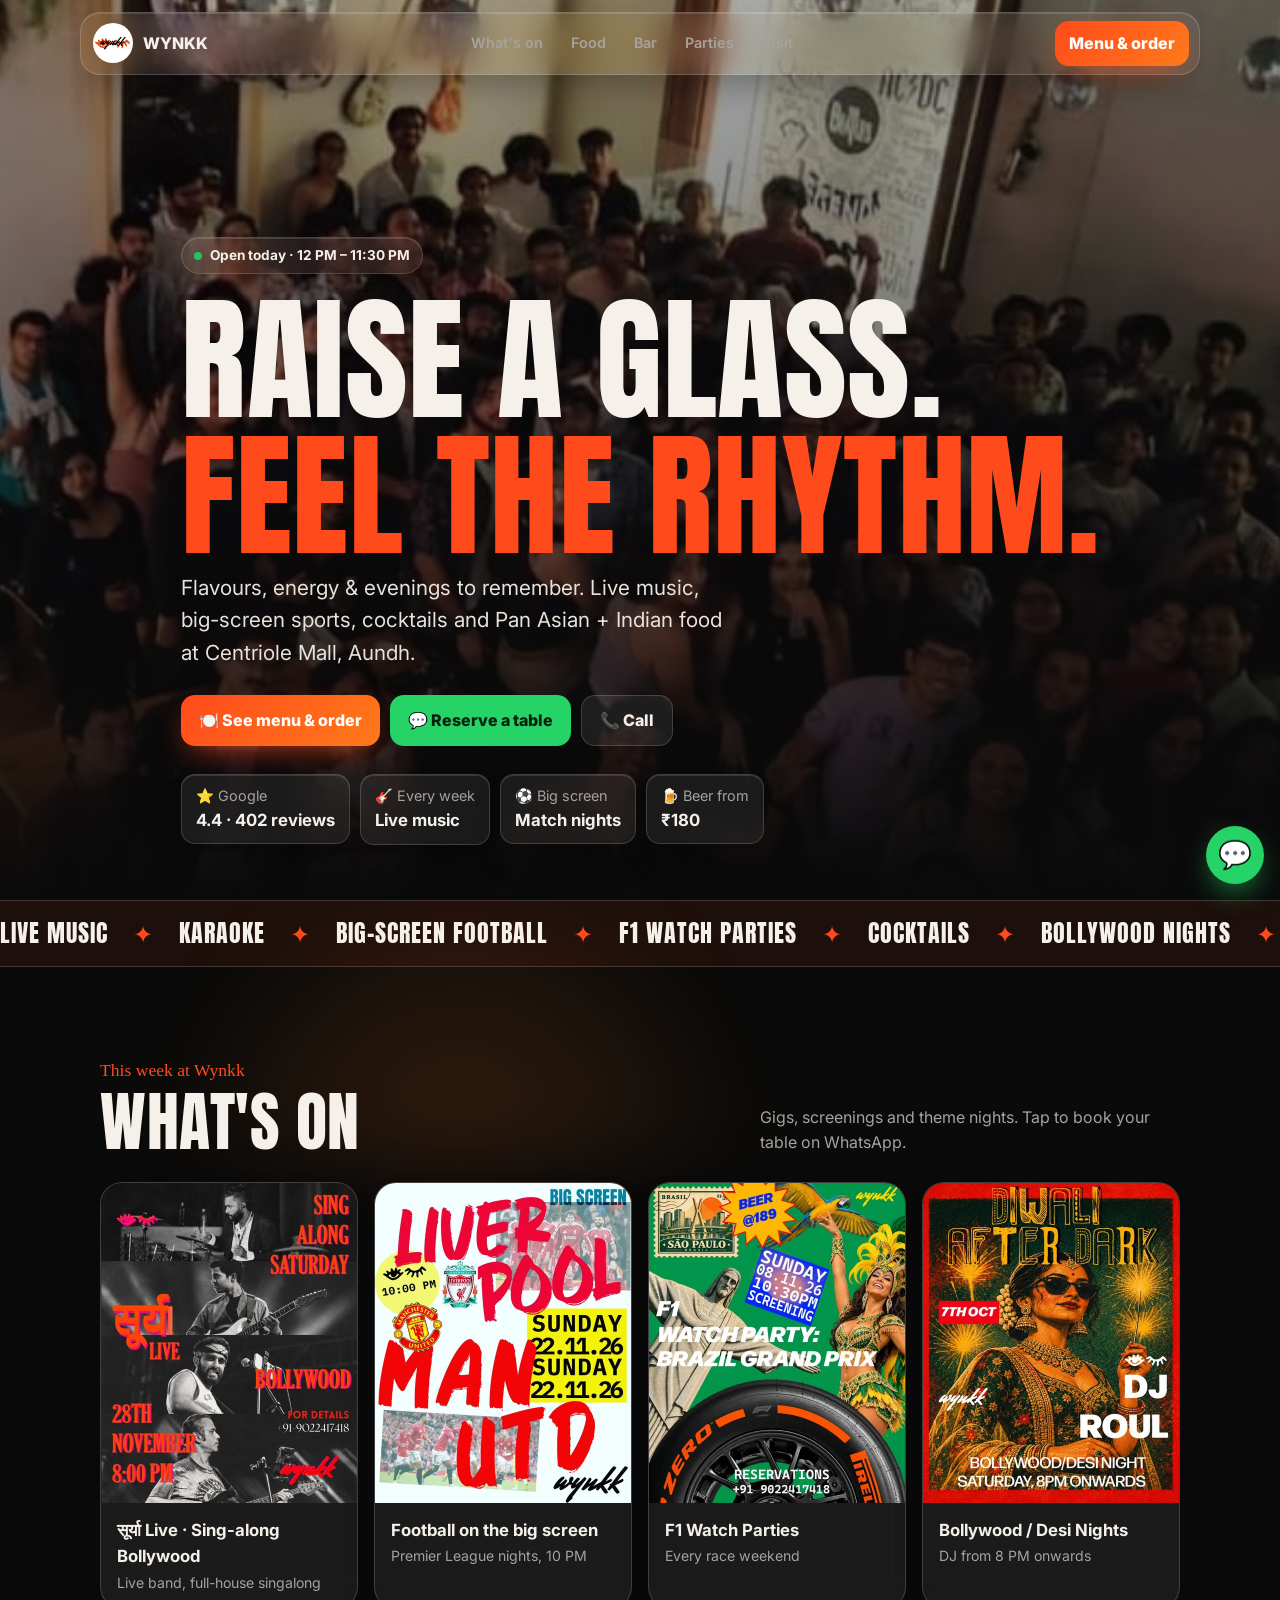
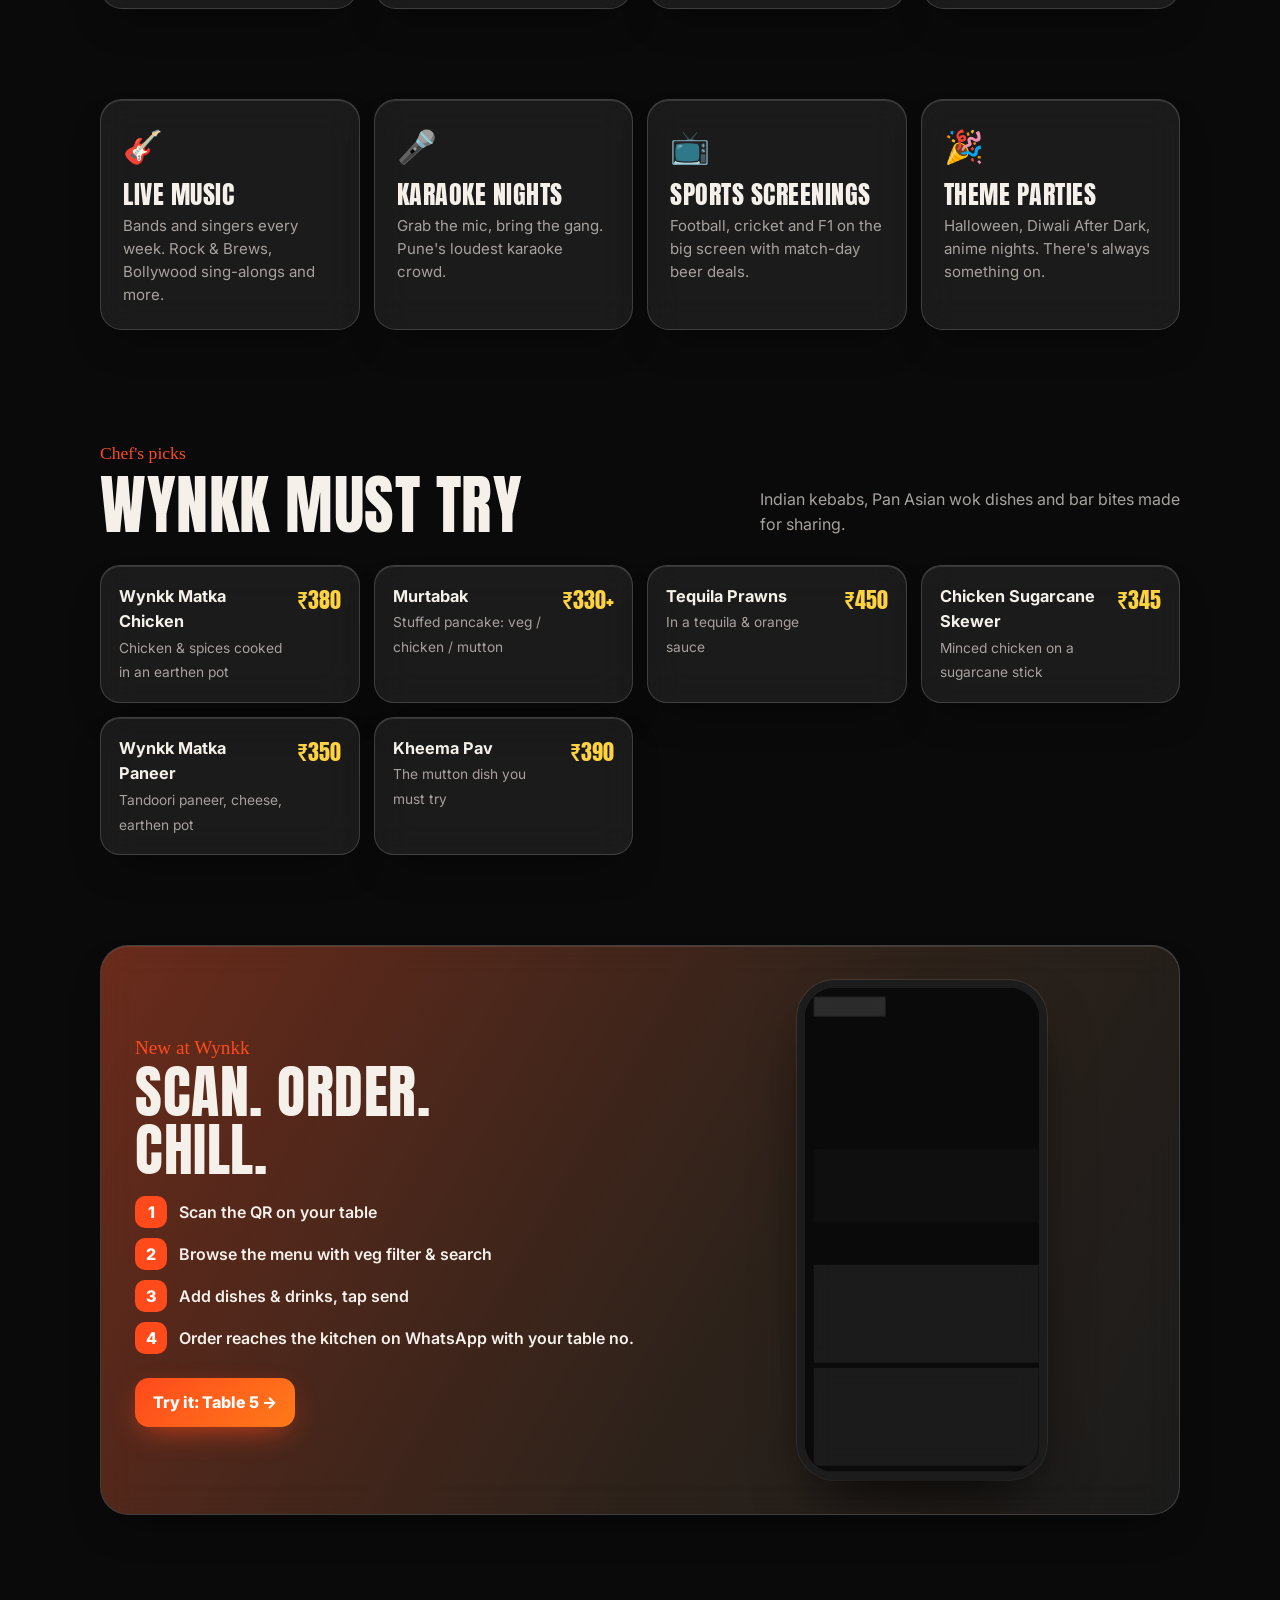
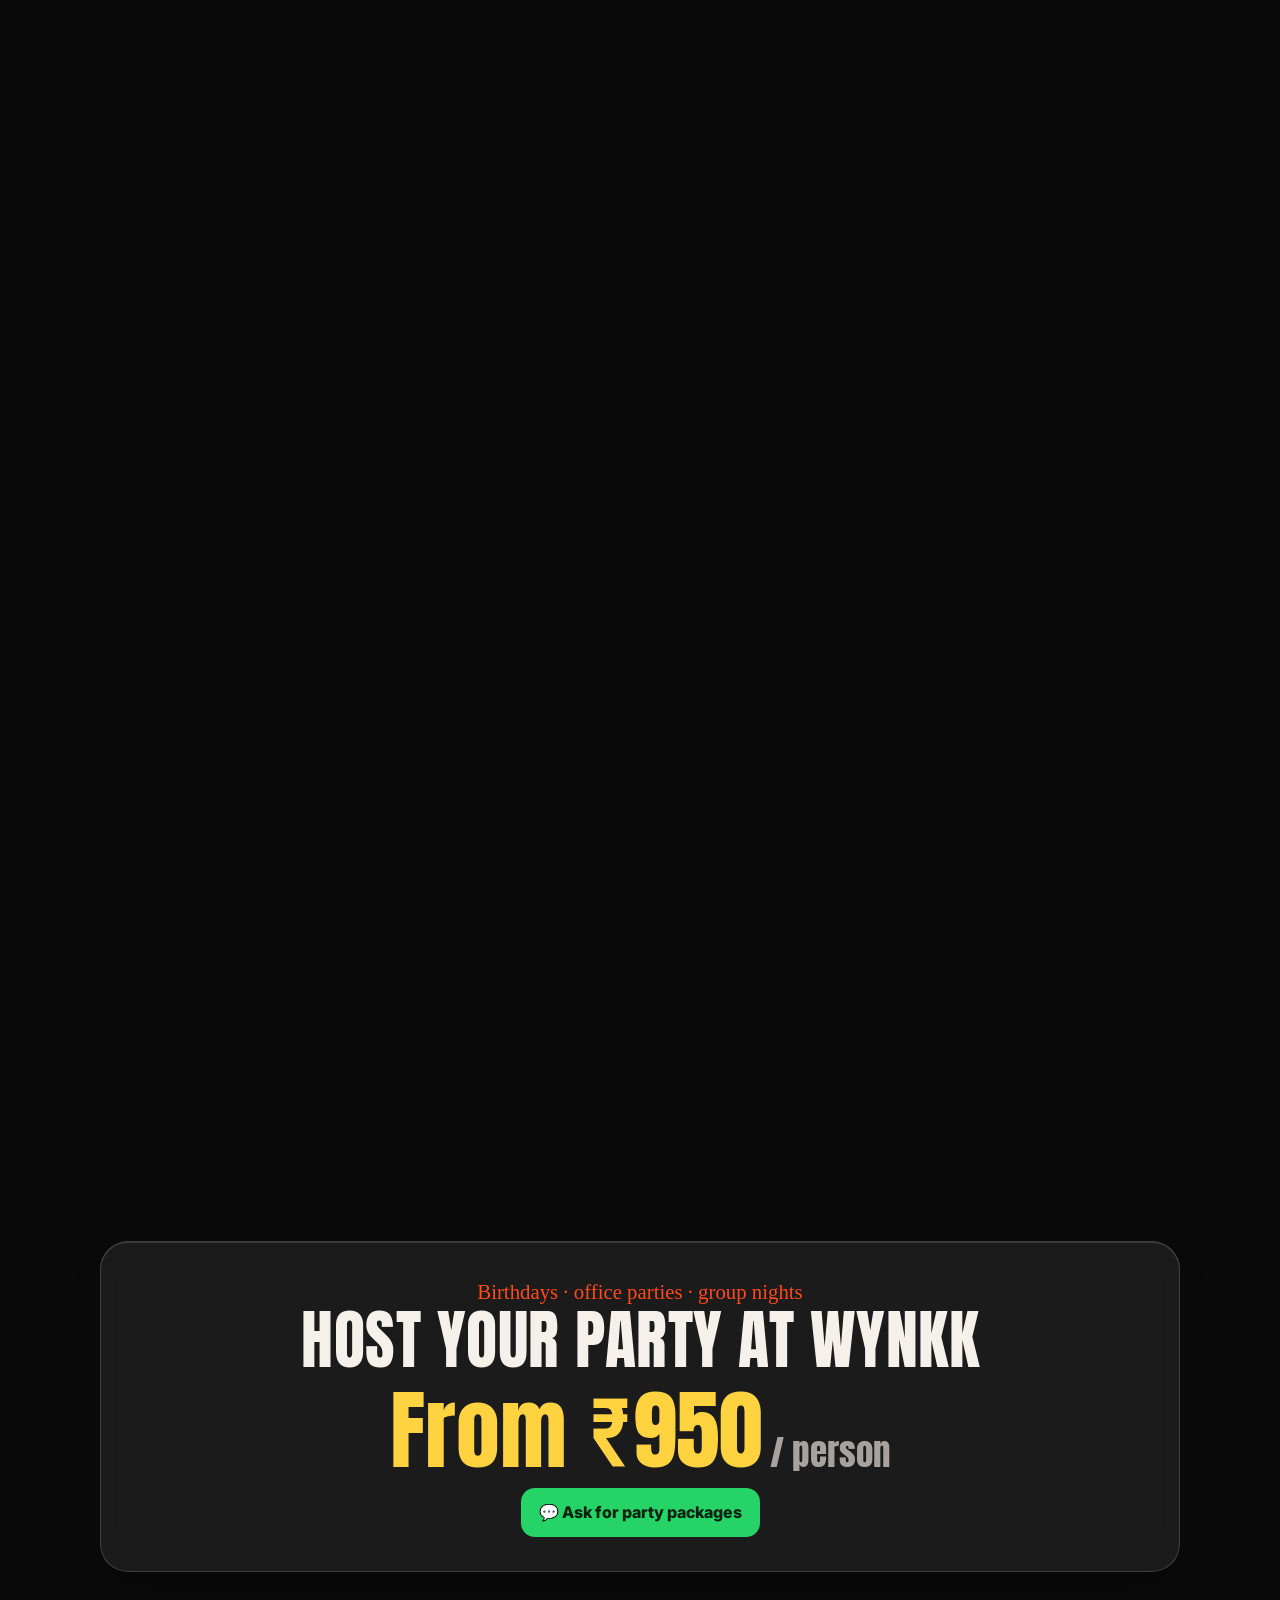
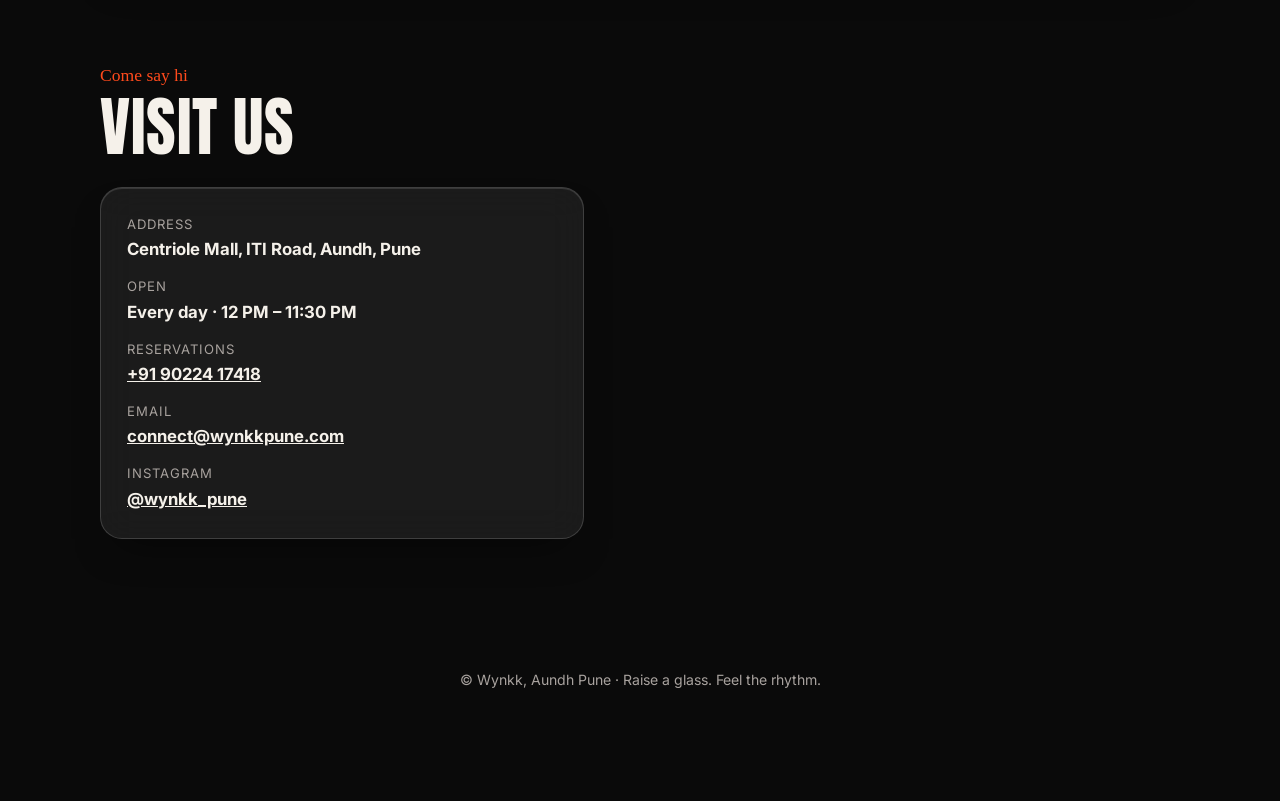
<file: wynkk/index.html>
<!doctype html>
<html lang="en">
<head>
<meta charset="utf-8">
<meta name="viewport" content="width=device-width, initial-scale=1, viewport-fit=cover">
<title>Wynkk · Kitchen & Bar, Aundh Pune</title>
<meta name="description" content="Wynkk, Aundh Pune: live music, big-screen sports, cocktails and Pan Asian + Indian food. Centriole Mall, ITI Road.">
<link rel="preconnect" href="https://fonts.googleapis.com">
<link href="https://fonts.googleapis.com/css2?family=Anton&family=Inter:wght@400;500;600;700;800&family=Permanent+Marker&display=swap" rel="stylesheet">
<style>
:root { --bg:#0a0a0a; --ink:#f5f1ea; --muted:#a8a29e; --hot:#ff4a1c; --hot2:#ff7a1a; --sun:#ffd23f;
        --glass:rgba(255,255,255,.07); --edge:rgba(255,255,255,.16); }
*{box-sizing:border-box} html{scroll-behavior:smooth}
body{margin:0;background:var(--bg);color:var(--ink);font:16px/1.55 Inter,system-ui,sans-serif;overflow-x:hidden}
body::before{content:"";position:fixed;inset:-20vmax;z-index:-1;pointer-events:none;filter:blur(40px);
  background:radial-gradient(30vmax 30vmax at 15% 20%,rgba(255,74,28,.28),transparent 70%),
             radial-gradient(28vmax 28vmax at 85% 60%,rgba(255,210,63,.12),transparent 70%),
             radial-gradient(34vmax 34vmax at 40% 100%,rgba(255,122,26,.18),transparent 70%);
  animation:drift 20s ease-in-out infinite alternate}
@keyframes drift{to{transform:translate3d(3vmax,-2vmax,0) rotate(5deg)}}
a{color:inherit}
.wrap{max-width:1120px;margin:0 auto;padding-inline:20px}
.glass{background:var(--glass);border:1px solid var(--edge);-webkit-backdrop-filter:blur(18px) saturate(160%);backdrop-filter:blur(18px) saturate(160%);
  box-shadow:0 1px 0 rgba(255,255,255,.12) inset,0 20px 40px -20px rgba(0,0,0,.6)}
h1,h2,h3{font-family:Anton,Impact,sans-serif;font-weight:400;letter-spacing:.5px;text-transform:uppercase;margin:0;line-height:1}
.marker{font-family:"Permanent Marker",cursive;color:var(--hot);text-transform:none}

/* nav */
.nav{position:fixed;top:12px;left:12px;right:12px;z-index:50;max-width:1120px;margin:0 auto;border-radius:20px;padding:8px 10px 8px 12px;display:flex;align-items:center;justify-content:space-between;gap:10px}
.brand{display:flex;align-items:center;gap:10px;text-decoration:none;font-weight:800}
.brand img{width:40px;height:40px;border-radius:50%;background:#fff}
.nav nav{display:flex;gap:4px}
.nav nav a{text-decoration:none;font-weight:600;font-size:.9rem;padding:8px 12px;border-radius:12px;color:var(--muted)}
.nav nav a:hover{color:var(--ink);background:rgba(255,255,255,.06)}
.btn{display:inline-flex;align-items:center;gap:8px;text-decoration:none;font-weight:800;border:0;border-radius:14px;padding:12px 18px;cursor:pointer;font:inherit;font-weight:800}
.btn.hot{background:linear-gradient(135deg,var(--hot),var(--hot2));color:#fff;box-shadow:0 10px 30px -10px rgba(255,74,28,.8)}
.btn.ghost{background:rgba(255,255,255,.08);border:1px solid var(--edge);color:var(--ink)}
.btn.wa{background:#25d366;color:#04210f}
@media(max-width:760px){.nav nav{display:none}}

/* hero */
.hero{position:relative;min-height:100svh;display:flex;align-items:flex-end;padding:120px 0 56px;overflow:hidden}
.hero .bg{position:absolute;inset:0;background:url(img/crowd.jpg) center/cover;transform:scale(1.08);animation:kb 18s ease-in-out infinite alternate}
@keyframes kb{to{transform:scale(1.18) translateY(-2%)}}
.hero::after{content:"";position:absolute;inset:0;background:linear-gradient(180deg,rgba(10,10,10,.35) 0%,rgba(10,10,10,.55) 45%,var(--bg) 100%)}
.hero .wrap{position:relative;z-index:1}
.kicker{display:inline-flex;align-items:center;gap:8px;font-weight:700;font-size:.85rem;padding:7px 12px;border-radius:999px}
.dot{width:8px;height:8px;border-radius:50%;background:#22c55e;box-shadow:0 0 0 0 rgba(34,197,94,.7);animation:pulse 1.8s infinite}
@keyframes pulse{70%{box-shadow:0 0 0 10px rgba(34,197,94,0)}}
.hero h1{font-size:clamp(3.4rem,11vw,8.5rem);margin:18px 0 6px}
.hero h1 span{color:var(--hot)}
.hero p.lead{font-size:clamp(1.05rem,2.4vw,1.3rem);max-width:560px;color:#e7e2da;margin:8px 0 26px}
.cta{display:flex;flex-wrap:wrap;gap:10px}
.facts{display:flex;flex-wrap:wrap;gap:10px;margin-top:28px}
.facts div{padding:10px 14px;border-radius:14px;font-size:.9rem;color:var(--muted)}
.facts b{color:var(--ink);display:block;font-size:1.05rem}

section{padding:90px 0}
.head{display:flex;justify-content:space-between;align-items:end;gap:16px;flex-wrap:wrap;margin-bottom:28px}
.head small{display:block;font-family:"Permanent Marker",cursive;color:var(--hot);font-size:1.1rem;margin-bottom:6px}
.head h2{font-size:clamp(2.4rem,6vw,4rem)}
.head p{color:var(--muted);max-width:420px;margin:0}

/* ticker */
.ticker{border-block:1px solid var(--edge);overflow:hidden;white-space:nowrap;padding:14px 0;background:rgba(255,74,28,.08)}
.ticker div{display:inline-block;animation:tick 28s linear infinite;font-family:Anton,sans-serif;font-size:1.5rem;text-transform:uppercase;letter-spacing:1px}
.ticker span{color:var(--hot);margin:0 18px}
@keyframes tick{to{transform:translateX(-50%)}}

/* events */
.events{display:grid;grid-template-columns:repeat(auto-fill,minmax(240px,1fr));gap:16px}
.ev{border-radius:22px;overflow:hidden;position:relative;transition:transform .3s;text-decoration:none;color:inherit}
.ev:hover{transform:translateY(-6px) rotate(-.6deg)}
.ev img{width:100%;aspect-ratio:4/5;object-fit:cover;display:block}
.ev .meta{padding:14px 16px}
.ev .meta b{display:block;font-size:1.05rem}
.ev .meta span{color:var(--muted);font-size:.88rem}
.ev .when{position:absolute;top:12px;left:12px;background:var(--sun);color:#111;font-weight:800;font-size:.78rem;padding:5px 10px;border-radius:999px}

/* nights */
.nights{display:grid;grid-template-columns:repeat(auto-fit,minmax(220px,1fr));gap:14px}
.night{padding:22px;border-radius:22px}
.night .ic{font-size:2rem}
.night h3{font-size:1.6rem;margin:10px 0 6px}
.night p{margin:0;color:var(--muted);font-size:.94rem}

/* must try */
.dishes{display:grid;grid-template-columns:repeat(auto-fill,minmax(250px,1fr));gap:14px}
.dish{padding:18px;border-radius:20px;display:flex;justify-content:space-between;gap:12px}
.dish b{display:block;font-size:1.02rem}
.dish span{color:var(--muted);font-size:.86rem}
.dish .pr{font-family:Anton,sans-serif;font-size:1.35rem;color:var(--sun);white-space:nowrap}

/* order band */
.order{border-radius:28px;padding:34px;display:grid;grid-template-columns:1.2fr 1fr;gap:28px;align-items:center;overflow:hidden;position:relative}
.order::before{content:"";position:absolute;inset:0;background:linear-gradient(120deg,rgba(255,74,28,.35),rgba(255,122,26,.08) 60%,transparent);z-index:-1}
.order h2{font-size:clamp(2.2rem,5vw,3.6rem)}
.steps{list-style:none;padding:0;margin:18px 0 24px;display:grid;gap:10px}
.steps li{display:flex;gap:12px;align-items:center;font-weight:600}
.steps li i{font-style:normal;width:32px;height:32px;border-radius:10px;display:grid;place-items:center;background:var(--hot);color:#fff;font-weight:800;flex:none}
.phone{justify-self:center;width:250px;height:500px;border-radius:38px;border:8px solid #1c1c1c;background:#000;overflow:hidden;box-shadow:0 30px 60px -20px rgba(0,0,0,.8),0 0 0 1px rgba(255,255,255,.1)}
.phone iframe{width:390px;height:800px;border:0;transform:scale(.6205);transform-origin:0 0}
@media(max-width:820px){.order{grid-template-columns:1fr;padding:24px}}

/* bar */
.bar{display:grid;grid-template-columns:repeat(auto-fit,minmax(240px,1fr));gap:14px}
.bar .col{padding:22px;border-radius:22px}
.bar h3{font-size:1.5rem;color:var(--hot);margin-bottom:10px}
.bar li{display:flex;justify-content:space-between;padding:6px 0;border-bottom:1px dashed rgba(255,255,255,.1);font-size:.95rem}
.bar ul{list-style:none;margin:0;padding:0}
.bar li b{color:var(--sun);font-weight:700}

/* gallery */
.gal{display:grid;grid-template-columns:2fr 1fr 1fr;grid-auto-rows:220px;gap:12px}
.gal img{width:100%;height:100%;object-fit:cover;border-radius:18px;display:block}
.gal img:first-child{grid-row:span 2}
@media(max-width:700px){.gal{grid-template-columns:1fr 1fr;grid-auto-rows:170px}.gal img:first-child{grid-column:span 2}}

/* party */
.party{border-radius:28px;padding:34px;text-align:center}
.party h2{font-size:clamp(2.2rem,6vw,4rem)}
.party .big{font-family:Anton,sans-serif;font-size:clamp(3rem,9vw,5.5rem);color:var(--sun);line-height:1;margin:14px 0}

/* visit */
.visit{display:grid;grid-template-columns:1fr 1.2fr;gap:16px}
.visit .card{padding:26px;border-radius:22px}
.visit dl{margin:0;display:grid;gap:14px}
.visit dt{color:var(--muted);font-size:.82rem;text-transform:uppercase;letter-spacing:1px}
.visit dd{margin:2px 0 0;font-weight:700;font-size:1.05rem}
.visit iframe{width:100%;height:100%;min-height:320px;border:0;border-radius:22px;filter:invert(.9) hue-rotate(180deg) saturate(.6)}
@media(max-width:760px){.visit{grid-template-columns:1fr}}
footer{padding:40px 0 110px;text-align:center;color:var(--muted);font-size:.88rem}
.fab{position:fixed;right:16px;bottom:calc(16px + env(safe-area-inset-bottom,0px));z-index:60;width:58px;height:58px;border-radius:50%;background:#25d366;display:grid;place-items:center;box-shadow:0 12px 30px -8px rgba(37,211,102,.7);text-decoration:none;font-size:1.7rem}
.reveal{opacity:0;transform:translateY(26px);transition:opacity .8s ease,transform .8s ease}
.reveal.in{opacity:1;transform:none}
@media(prefers-reduced-motion:reduce){*{animation:none!important}.reveal{opacity:1;transform:none}}
</style>
</head>
<body>

<header class="nav glass">
  <a class="brand" href="#top"><img src="img/logo.jpg" alt="Wynkk logo"><span>WYNKK</span></a>
  <nav><a href="#whats-on">What's on</a><a href="#food">Food</a><a href="#bar">Bar</a><a href="#party">Parties</a><a href="#visit">Visit</a></nav>
  <a class="btn hot" href="menu.html" style="padding:10px 14px">Menu & order</a>
</header>

<section class="hero" id="top">
  <div class="bg"></div>
  <div class="wrap">
    <span class="kicker glass"><i class="dot"></i> Open today · 12 PM – 11:30 PM</span>
    <h1>Raise a glass.<br><span>Feel the rhythm.</span></h1>
    <p class="lead">Flavours, energy & evenings to remember. Live music, big-screen sports, cocktails and Pan Asian + Indian food at Centriole Mall, Aundh.</p>
    <div class="cta">
      <a class="btn hot" href="menu.html">🍽️ See menu & order</a>
      <a class="btn wa" id="reserve" target="_blank">💬 Reserve a table</a>
      <a class="btn ghost" href="tel:+919022417418">📞 Call</a>
    </div>
    <div class="facts">
      <div class="glass">⭐ Google<b>4.4 · 402 reviews</b></div>
      <div class="glass">🎸 Every week<b>Live music</b></div>
      <div class="glass">⚽ Big screen<b>Match nights</b></div>
      <div class="glass">🍺 Beer from<b>₹180</b></div>
    </div>
  </div>
</section>

<div class="ticker" aria-hidden="true"><div>
  Live music <span>✦</span> Karaoke <span>✦</span> Big-screen football <span>✦</span> F1 watch parties <span>✦</span> Cocktails <span>✦</span> Bollywood nights <span>✦</span> Pan Asian <span>✦</span> Kebabs <span>✦</span>
  Live music <span>✦</span> Karaoke <span>✦</span> Big-screen football <span>✦</span> F1 watch parties <span>✦</span> Cocktails <span>✦</span> Bollywood nights <span>✦</span> Pan Asian <span>✦</span> Kebabs <span>✦</span>
</div></div>

<section id="whats-on"><div class="wrap">
  <div class="head reveal"><div><small>This week at Wynkk</small><h2>What's on</h2></div><p>Gigs, screenings and theme nights. Tap to book your table on WhatsApp.</p></div>
  <div class="events">
    <a class="ev glass reveal" data-book="Surya Live, 28 Nov"><img src="img/ev-surya.jpg" alt="Surya Live poster"><span class="when">Sat 28 Nov · 8 PM</span><div class="meta"><b>सूर्या Live · Sing-along Bollywood</b><span>Live band, full-house singalong</span></div></a>
    <a class="ev glass reveal" data-book="Match night"><img src="img/ev-football.jpg" alt="Liverpool vs Man Utd screening poster"><span class="when">Big screen</span><div class="meta"><b>Football on the big screen</b><span>Premier League nights, 10 PM</span></div></a>
    <a class="ev glass reveal" data-book="F1 watch party"><img src="img/ev-f1.jpg" alt="F1 watch party poster"><span class="when">Beer @ ₹189</span><div class="meta"><b>F1 Watch Parties</b><span>Every race weekend</span></div></a>
    <a class="ev glass reveal" data-book="Bollywood night"><img src="img/ev-diwali.jpg" alt="Bollywood night poster"><span class="when">Saturdays</span><div class="meta"><b>Bollywood / Desi Nights</b><span>DJ from 8 PM onwards</span></div></a>
  </div>
</div></section>

<section style="padding-top:0"><div class="wrap">
  <div class="nights">
    <div class="night glass reveal"><div class="ic">🎸</div><h3>Live music</h3><p>Bands and singers every week. Rock & Brews, Bollywood sing-alongs and more.</p></div>
    <div class="night glass reveal"><div class="ic">🎤</div><h3>Karaoke nights</h3><p>Grab the mic, bring the gang. Pune's loudest karaoke crowd.</p></div>
    <div class="night glass reveal"><div class="ic">📺</div><h3>Sports screenings</h3><p>Football, cricket and F1 on the big screen with match-day beer deals.</p></div>
    <div class="night glass reveal"><div class="ic">🎉</div><h3>Theme parties</h3><p>Halloween, Diwali After Dark, anime nights. There's always something on.</p></div>
  </div>
</div></section>

<section id="food" style="padding-top:20px"><div class="wrap">
  <div class="head reveal"><div><small>Chef's picks</small><h2>Wynkk must try</h2></div><p>Indian kebabs, Pan Asian wok dishes and bar bites made for sharing.</p></div>
  <div class="dishes">
    <div class="dish glass reveal"><div><b>Wynkk Matka Chicken</b><span>Chicken & spices cooked in an earthen pot</span></div><div class="pr">₹380</div></div>
    <div class="dish glass reveal"><div><b>Murtabak</b><span>Stuffed pancake: veg / chicken / mutton</span></div><div class="pr">₹330+</div></div>
    <div class="dish glass reveal"><div><b>Tequila Prawns</b><span>In a tequila & orange sauce</span></div><div class="pr">₹450</div></div>
    <div class="dish glass reveal"><div><b>Chicken Sugarcane Skewer</b><span>Minced chicken on a sugarcane stick</span></div><div class="pr">₹345</div></div>
    <div class="dish glass reveal"><div><b>Wynkk Matka Paneer</b><span>Tandoori paneer, cheese, earthen pot</span></div><div class="pr">₹350</div></div>
    <div class="dish glass reveal"><div><b>Kheema Pav</b><span>The mutton dish you must try</span></div><div class="pr">₹390</div></div>
  </div>
</div></section>

<section style="padding-top:0"><div class="wrap">
  <div class="order glass reveal">
    <div>
      <small class="marker" style="font-size:1.2rem">New at Wynkk</small>
      <h2>Scan. Order.<br>Chill.</h2>
      <ol class="steps">
        <li><i>1</i> Scan the QR on your table</li>
        <li><i>2</i> Browse the menu with veg filter & search</li>
        <li><i>3</i> Add dishes & drinks, tap send</li>
        <li><i>4</i> Order reaches the kitchen on WhatsApp with your table no.</li>
      </ol>
      <a class="btn hot" href="menu.html?t=5">Try it: Table 5 →</a>
    </div>
    <div class="phone"><iframe src="menu.html?t=5" title="Wynkk menu preview"></iframe></div>
  </div>
</div></section>

<section id="bar"><div class="wrap">
  <div class="head reveal"><div><small>Raise a glass</small><h2>The bar</h2></div><p>Classic cocktails, signature LIITs, shots and chilled beer on tap.</p></div>
  <div class="bar">
    <div class="col glass reveal"><h3>Signatures</h3><ul><li>1st Dose at Wynkk <b>₹480</b></li><li>Wynkk LIIT <b>₹450</b></li><li>Whisky Crusher <b>₹370</b></li><li>Tequila Sunrise <b>₹350</b></li><li>Mojito <b>₹300</b></li></ul></div>
    <div class="col glass reveal"><h3>Beer</h3><ul><li>Kingfisher <b>₹180</b></li><li>Bira On Tap <b>₹250</b></li><li>Budweiser <b>₹240</b></li><li>Heineken <b>₹350</b></li><li>Bira Pitcher <b>₹950</b></li></ul></div>
    <div class="col glass reveal"><h3>Shots</h3><ul><li>Jager Bomb <b>₹495</b></li><li>Liquid Cocaine <b>₹450</b></li><li>B52 <b>₹420</b></li><li>Kamikaze <b>₹260</b></li><li>Mocktails from <b>₹220</b></li></ul></div>
  </div>
</div></section>

<section style="padding-top:0"><div class="wrap">
  <div class="head reveal"><div><small>Nights at Wynkk</small><h2>Gallery</h2></div></div>
  <div class="gal reveal">
    <img src="img/crowd.jpg" alt="Full house at Wynkk"><img src="img/band.jpg" alt="Live band"><img src="img/ev-halloween.jpg" alt="Halloween party"><img src="img/ev-surya.jpg" alt="Surya live"><img src="img/ev-diwali.jpg" alt="Diwali After Dark">
  </div>
</div></section>

<section id="party" style="padding-top:0"><div class="wrap">
  <div class="party glass reveal">
    <small class="marker" style="font-size:1.3rem">Birthdays · office parties · group nights</small>
    <h2>Host your party at Wynkk</h2>
    <div class="big">From ₹950<small style="font-size:.4em;color:var(--muted)"> / person</small></div>
    <a class="btn wa" id="partyBtn" target="_blank">💬 Ask for party packages</a>
  </div>
</div></section>

<section id="visit" style="padding-top:0"><div class="wrap">
  <div class="head reveal"><div><small>Come say hi</small><h2>Visit us</h2></div></div>
  <div class="visit">
    <div class="card glass reveal"><dl>
      <div><dt>Address</dt><dd>Centriole Mall, ITI Road, Aundh, Pune</dd></div>
      <div><dt>Open</dt><dd>Every day · 12 PM – 11:30 PM</dd></div>
      <div><dt>Reservations</dt><dd><a href="tel:+919022417418">+91 90224 17418</a></dd></div>
      <div><dt>Email</dt><dd><a href="mailto:connect@wynkkpune.com">connect@wynkkpune.com</a></dd></div>
      <div><dt>Instagram</dt><dd><a href="https://www.instagram.com/wynkk_pune/" target="_blank">@wynkk_pune</a></dd></div>
    </dl></div>
    <iframe class="reveal" loading="lazy" title="Map" src="https://maps.google.com/maps?q=Wynkk%20Centriole%20Mall%20ITI%20Road%20Aundh%20Pune&z=15&output=embed"></iframe>
  </div>
</div></section>

<footer>© Wynkk, Aundh Pune · Raise a glass. Feel the rhythm.</footer>
<a class="fab" id="fab" target="_blank" aria-label="WhatsApp Wynkk">💬</a>

<script>
const WA = '919022417418';
const wa = t => `https://wa.me/${WA}?text=${encodeURIComponent(t)}`;
document.getElementById('reserve').href = wa('Hi Wynkk! I want to reserve a table. Date: __ Time: __ People: __');
document.getElementById('fab').href = wa('Hi Wynkk!');
document.getElementById('partyBtn').href = wa('Hi Wynkk! Please share your party packages. Date: __ Guests: __');
document.querySelectorAll('[data-book]').forEach(a => { a.href = wa(`Hi Wynkk! I want to book a table for ${a.dataset.book}. People: __`); a.target = '_blank'; });
const io = new IntersectionObserver(es => es.forEach(e => { if (e.isIntersecting) { e.target.classList.add('in'); io.unobserve(e.target); } }), { threshold: .12 });
document.querySelectorAll('.reveal').forEach(el => io.observe(el));
</script>
</body>
</html>
</file>
